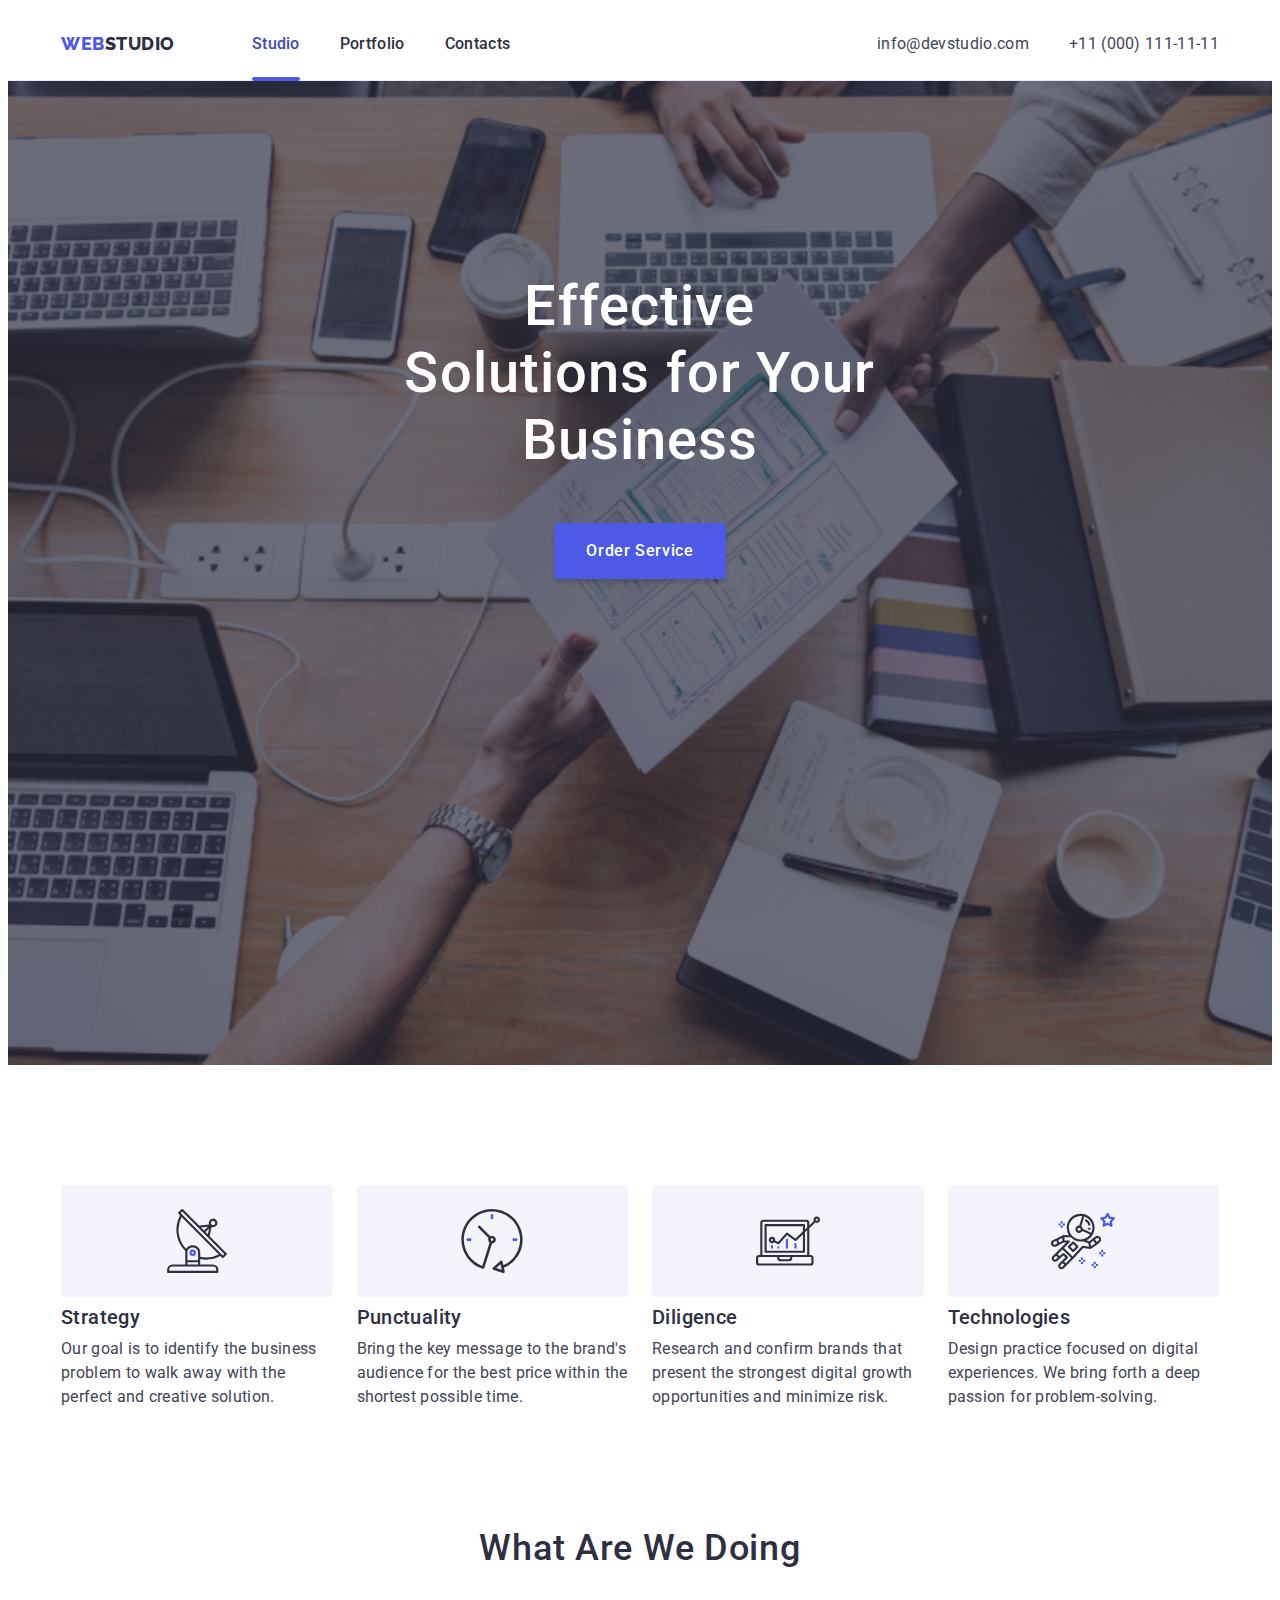
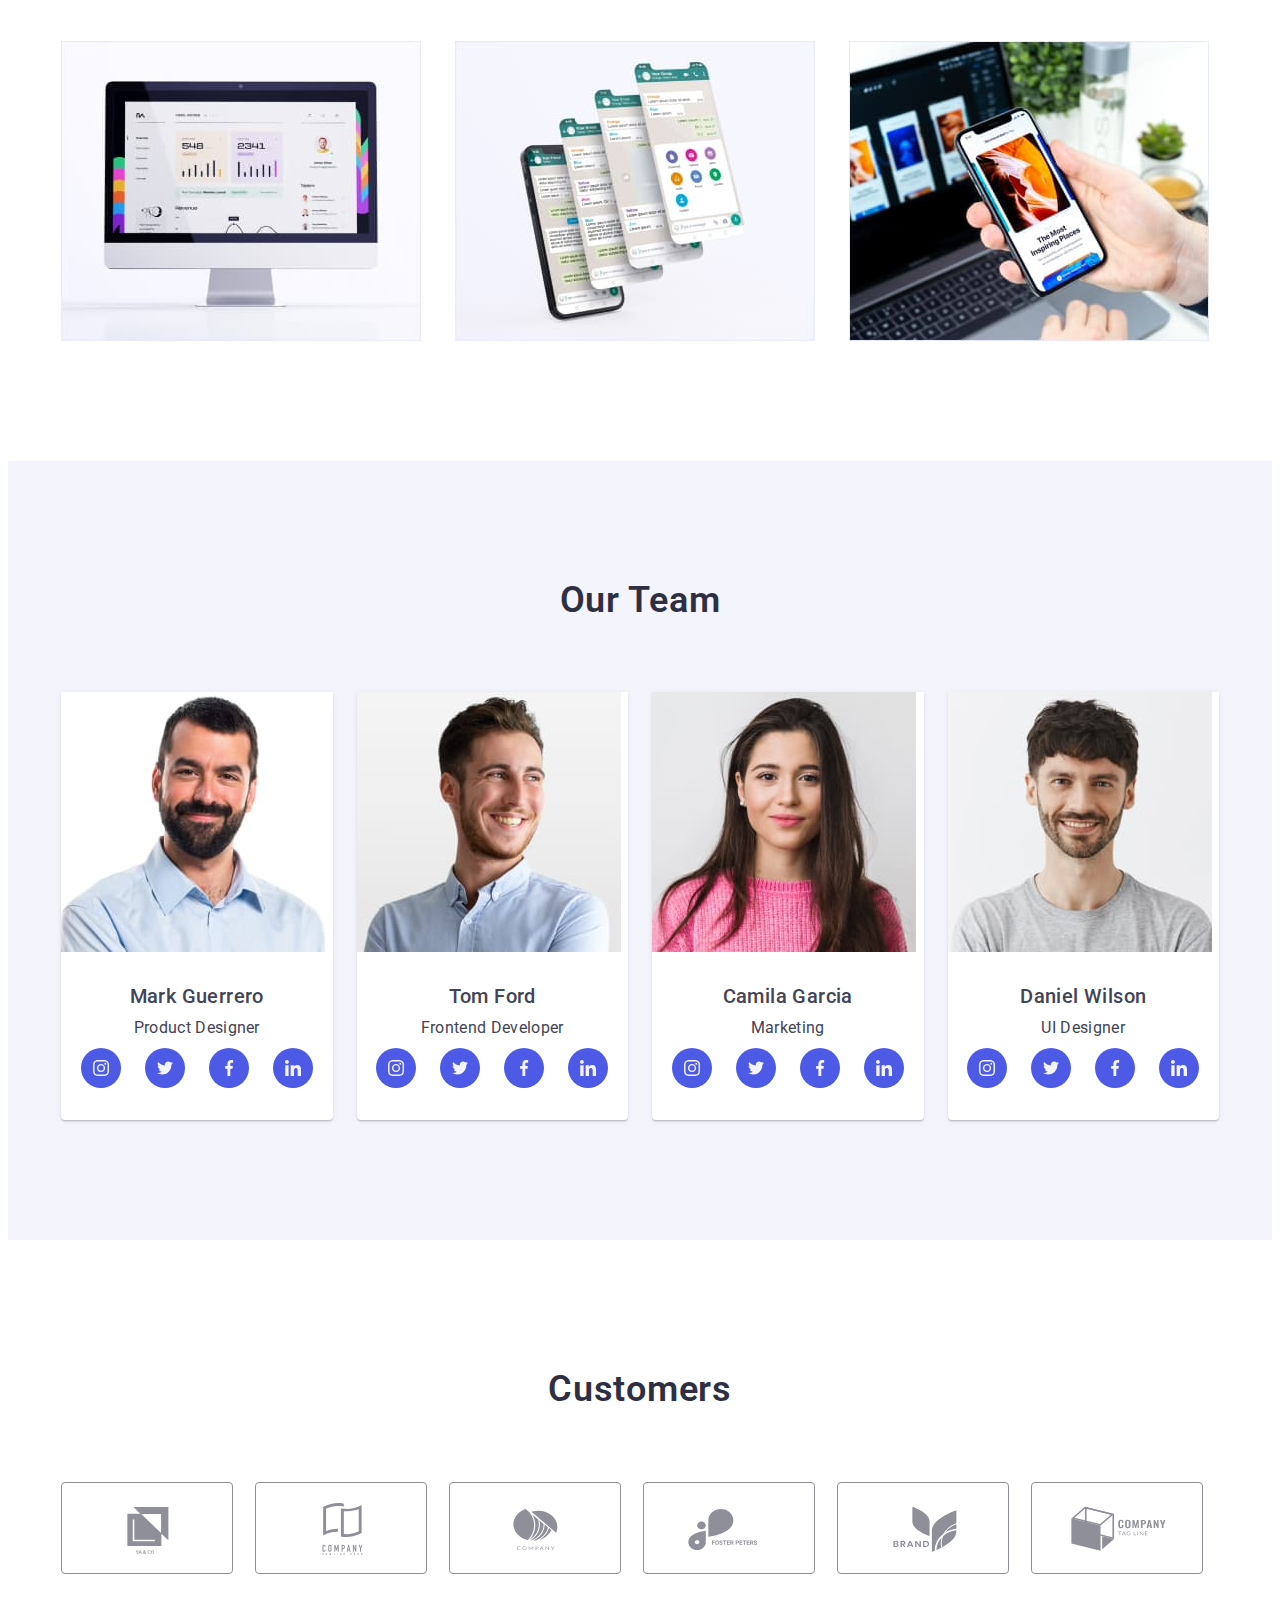
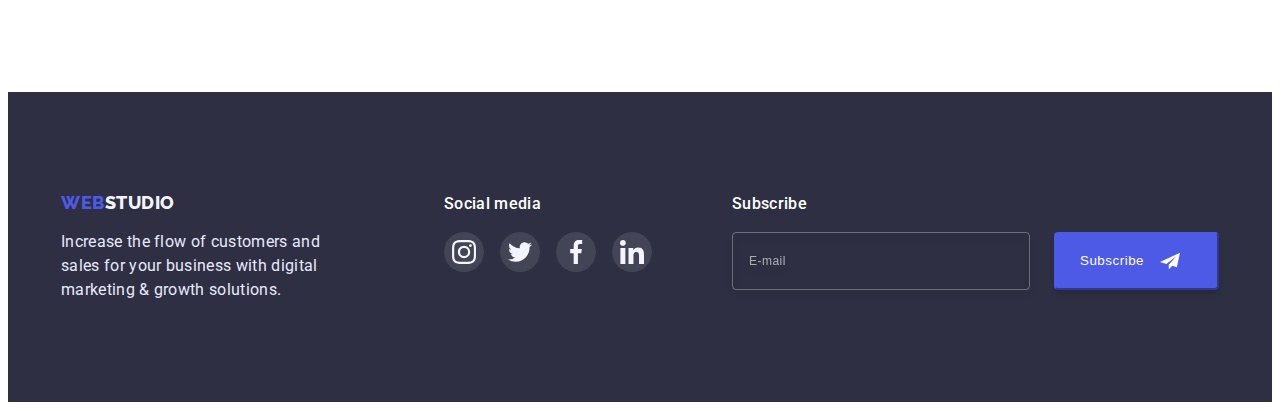
<file: index.html>
<!DOCTYPE html>
<html lang="en">
<head>
    <meta charset="UTF-8">
    <meta http-equiv="X-UA-Compatible" content="IE=edge">
    <meta name="viewport" content="width=device-width, initial-scale=1.0">
    <title>Document</title>
    <link rel="preconnect" href="https://fonts.googleapis.com">
<link rel="preconnect" href="https://fonts.gstatic.com" crossorigin>
<link href="https://fonts.googleapis.com/css2?family=Raleway:wght@800&family=Roboto:wght@400;500;700;900&display=swap" rel="stylesheet">
<link rel="stylesheet" href="https://cdnjs.cloudflare.com/ajax/libs/modern-normalize/1.1.0/modern-normalize.min.css" integrity="sha512-wpPYUAdjBVSE4KJnH1VR1HeZfpl1ub8YT/NKx4PuQ5NmX2tKuGu6U/JRp5y+Y8XG2tV+wKQpNHVUX03MfMFn9Q==" crossorigin="anonymous" referrerpolicy="no-referrer" />
<link rel="stylesheet" href="./css/styles.css">
</head>
<body>
    <header class="header">
        <div class="container header-container">
        <nav class="header-navigation">
            <a href="./index.html" class="header-logo link"><span class="logo-web">WEB</span><span class="logo-studio">STUDIO</span></a>
        <ul class="header-nav-list list">
            <li class="header-items"><a href="./index.html" class="header-link link current">Studio</a></li>
            <li class="header-items"><a href="./portfolio.html" class="header-link link">Portfolio</a></li>
            <li class="header-items"><a href="" class="header-link link">Contacts</a></li>
        </ul>
        </nav>
        <ul class="header-list list">
            <li class="header-contacts"><a href="mailto:info@devstudio.com" class="header-link-contacts link">info@devstudio.com</a></li>
            <li class="header-contacts"><a href="tel:+110001111111" class="header-link-contacts link">+11 (000) 111-11-11</a></li>
        </ul>
        </div>
    </header>
    <main>
    <section class="top">
        <div class="container">
        <h1 class="top-title">Effective Solutions 
            for Your Business</h1>
            <button type="button" class="top-btn" data-modal-open>Order Service</button>
        </div>
    </section>
    <section class="second">
      <div class="container"> 
    <ul class="second-list list"> 
        <li class="second-items">
            <div class="second-list-icon">
                <svg class="icon-img" width="264" height="112">
<use href="./img/icons.svg#icon-antenna"></use>
                </svg>
            </div> 
        <h3 class="second-title">Strategy</h3>
        <p class="second-text">Our goal is to identify the business problem to walk away with the perfect and creative solution.</p></li>
        <li class="second-items">
            <div class="second-list-icon">
                <svg class="icon-img" width="264" height="112">
<use href="./img/icons.svg#icon-clock"></use>
                </svg>
            </div> <h3 class="second-title">Punctuality</h3>
        <p class="second-text">Bring the key message to the brand's audience for the best price within the shortest possible time.</p></li>
        <li class="second-items">
            <div class="second-list-icon">
                <svg class="icon-img" width="264" height="112">
<use href="./img/icons.svg#icon-diagram"></use>
                </svg>
            </div> <h3 class="second-title">Diligence</h3>
        <p class="second-text">Research and confirm brands that present the strongest digital growth opportunities and minimize risk.</p></li>
        <li class="second-items">
            <div class="second-list-icon">
                <svg class="icon-img" width="264" height="112">
<use href="./img/icons.svg#icon-astronaut"></use>
                </svg>
            </div> <h3 class="second-title">Technologies</h3>
        <p class="second-text">Design practice focused on digital experiences. We bring forth a deep passion for problem-solving.</p></li>
    </ul>
    </div> 
    </section>
    <section class="third">
        <div class="container">
        <h2 class="third-title">What are we doing</h2>
        <ul class="third-list list">
            <li class="third-items"><img src="./img/img1.jpg" alt="laptop" width="360" height="300"></li>
            <li class="third-items"><img src="./img/img2.jpg" alt="massage" width="360" height="300"></li>
            <li class="third-items"><img src="./img/img3.jpg" alt="phone in hand" width="360" height="300"></li>
        </ul>
        </div>
    </section>
    <section class="team">
        <div class="container">
        <h2 class="team-title">Our Team</h2>
        <ul class="team-list list">
            <li class="team-items"><img src="./img/mark1.jpg" alt="man mark" width="264" height="260">
                <h3 class="team-after-title">Mark Guerrero</h3>
            <p class="team-after-text">Product Designer</p>
        <ul class="team-soc-list list">
            <li class="team-soc-items"><a href="" class="team-soc-link link">
               <svg class="team-soc-icon" width="16" height="16"> 
                    <use href="./img/icons.svg#icon-instagram"></use>
             </svg> 
            </a></li>
            <li class="team-soc-items"><a href="" class="team-soc-link link">
             <svg class="team-soc-icon" width="16" height="16"> 
                    <use href="./img/icons.svg#icon-twitter"></use>
             </svg>   
            </a></li>
            <li class="team-soc-items"><a href="" class="team-soc-link link">
              <svg class="team-soc-icon" width="16" height="16"> 
                    <use href="./img/icons.svg#icon-facebook"></use>
             </svg>  
            </a></li>
            <li class="team-soc-items"><a href="" class="team-soc-link link">
                <svg class="team-soc-icon" width="16" height="16"> 
                    <use href="./img/icons.svg#icon-linkedin"></use>
             </svg>
            </a></li>
        </ul>
        </li>    
            <li class="team-items"><img src="./img/tom2.jpg" alt="man tom" width="264" height="260">
                    <h3 class="team-after-title">Tom Ford</h3>
            <p class="team-after-text">Frontend Developer</p>
        <ul class="team-soc-list list">
            <li class="team-soc-items"><a href="" class="team-soc-link link">
             <svg class="team-soc-icon" width="16" height="16"> 
                    <use href="./img/icons.svg#icon-instagram"></use>
             </svg>   
            </a></li>
            <li class="team-soc-items"><a href="" class="team-soc-link link">
              <svg class="team-soc-icon" width="16" height="16"> 
                    <use href="./img/icons.svg#icon-twitter"></use>
             </svg>  
            </a></li>
            <li class="team-soc-items"><a href="" class="team-soc-link link">
              <svg class="team-soc-icon" width="16" height="16"> 
                    <use href="./img/icons.svg#icon-facebook"></use>
             </svg>  
            </a></li>
            <li class="team-soc-items"><a href="" class="team-soc-link link">
                <svg class="team-soc-icon" width="16" height="16"> 
                    <use href="./img/icons.svg#icon-linkedin"></use>
             </svg>
            </a></li>
        </ul>
        </li>  
            <li class="team-items"><img src="./img/camila3.jpg" alt="woman camila" width="264" height="260">
                    <h3 class="team-after-title">Camila Garcia</h3>
            <p class="team-after-text">Marketing</p>
        <ul class="team-soc-list list">
            <li class="team-soc-items"><a href="" class="team-soc-link link">
              <svg class="team-soc-icon" width="16" height="16"> 
                    <use href="./img/icons.svg#icon-instagram"></use>
             </svg>  
            </a></li>
            <li class="team-soc-items"><a href="" class="team-soc-link link">
              <svg class="team-soc-icon" width="16" height="16"> 
                    <use href="./img/icons.svg#icon-twitter"></use>
             </svg>  
            </a></li>
            <li class="team-soc-items"><a href="" class="team-soc-link link">
              <svg class="team-soc-icon" width="16" height="16"> 
                    <use href="./img/icons.svg#icon-facebook"></use>
             </svg>  
            </a></li>
            <li class="team-soc-items"><a href="" class="team-soc-link link">
                <svg class="team-soc-icon" width="16" height="16"> 
                    <use href="./img/icons.svg#icon-linkedin"></use>
             </svg>  
            </a></li>
        </ul>
        </li>
            <li class="team-items"><img src="./img/daniel4.jpg" alt="man daniel" width="264" height="260">
                    <h3 class="team-after-title">Daniel Wilson</h3>
            <p class="team-after-text">UI Designer</p>
        <ul class="team-soc-list list">
            <li class="team-soc-items"><a href="" class="team-soc-link link">
                <svg class="team-soc-icon" width="16" height="16"> 
                    <use href="./img/icons.svg#icon-instagram"></use>
             </svg>
            </a>
            </li>
            <li class="team-soc-items"><a href="" class="team-soc-link link">
                <svg class="team-soc-icon" width="16" height="16"> 
                    <use href="./img/icons.svg#icon-twitter"></use>
             </svg>
            </a>
            </li>
            <li class="team-soc-items"><a href="" class="team-soc-link link">
                <svg class="team-soc-icon" width="16" height="16"> 
                    <use href="./img/icons.svg#icon-facebook"></use>
             </svg>
            </a>
            </li>
            <li class="team-soc-items"><a href="" class="team-soc-link link">
                <svg class="team-soc-icon" width="16" height="16"> 
                    <use href="./img/icons.svg#icon-linkedin"></use>
             </svg>
            </a>
            </li>
        </ul>
        </li>           
        </ul>
        </div>
    </section>
    <section class="customers">
        <div class="container">
            <h2 class="customers-title">Customers</h2>
        <ul class="customers-list list">
            <li class="customers-items"><a href="" class="customers-link link">
                <svg class="customers-icon"  width="104" height="56">
                    <use href="./img/icons.svg#icon-Logo"></use>
                </svg>
            </a></li>
            <li class="customers-items"><a href="" class="customers-link link">
                <svg class="customers-icon"  width="104" height="56">
                    <use href="./img/icons.svg#icon-Logo-1"></use>
                </svg>
            </a></li>
            <li class="customers-items"><a href="" class="customers-link link">
                <svg class="customers-icon"  width="104" height="56">
                    <use href="./img/icons.svg#icon-Logo-2"></use>
                </svg>
            </a></li>
            <li class="customers-items"><a href="" class="customers-link link">
                <svg class="customers-icon"  width="104" height="56">
                    <use href="./img/icons.svg#icon-Logo-3"></use>
                </svg>
            </a></li>
            <li class="customers-items"><a href="" class="customers-link link">
                <svg class="customers-icon"  width="104" height="56">
                    <use href="./img/icons.svg#icon-Logo-4"></use>
                </svg>
            </a></li>
            <li class="customers-items"><a href="" class="customers-link link">
                <svg class="customers-icon"  width="104" height="56">
                    <use href="./img/icons.svg#icon-Logo-5"></use>
                </svg>
            </a></li>
        </ul>
        </div>
    </section>
</main>
    <footer class="footer">
        <div class="container footer-container">
            <div class="footer-information">
         <a href="./index.html" class="footer-logo link"><span class="footer-logo-web">WEB</span><span class="footer-logo-studio">STUDIO</span></a>
         <p class="footer-text">Increase the flow of customers and sales for your business with digital marketing & growth solutions.</p>
            </div>
        <div class="footer-soc">
            <h2 class="footer-soc-title">Social media</h2>
        <ul class="footer-soc-list list">
            <li class="footer-soc-items">
                <a href="" class="footer-soc-link link">
                    <svg class="footer-soc-icon" width="24" height="24">
                        <use href="./img/icons.svg#icon-instagram"></use>
                    </svg>
                </a>
            </li>
            <li class="footer-soc-items">
                <a href="" class="footer-soc-link link">
                    <svg class="footer-soc-icon" width="24" height="24">
                        <use href="./img/icons.svg#icon-twitter"></use>
                    </svg>
                </a>
            </li>
            <li class="footer-soc-items">
                <a href="" class="footer-soc-link link">
                    <svg class="footer-soc-icon" width="24" height="24">
                        <use href="./img/icons.svg#icon-facebook"></use>
                    </svg>
                </a>
            </li>
            <li class="footer-soc-items">
                <a href="" class="footer-soc-link link">
                    <svg class="footer-soc-icon" width="24" height="24">
                        <use href="./img/icons.svg#icon-linkedin"></use>
                    </svg>
                </a>
            </li>
        </ul>
        </div>
       <div class="footer-sub">
        <h2 class="footer-sub-title">Subscribe</h2>
        <form class="footer-sub-wrap">
            <label class="footer-sub-field">
                <input class="footer-sub-input" type="email" name="email" placeholder="E-mail" required/>
            </label>
        <button type="submit" class="footer-sub-btn">Subscribe <svg class="footer-sub-icon" width="20" height="24">
            <use href="./img/icons.svg#icon-Frame-3"></use>
        </svg></button>       
    </form> 
       </div>       
        </div>
    </footer>
        <div class="backdrop is-hidden" data-modal>
        <div class="modal">
            <button type="button" class="modal-close-btn" data-modal-close >
                 <svg class="modal-close-btn-icon" width="8" height="8">
            <use href="./img/icons.svg#icon-close"></use>
        </svg>
            </button>
            <p class="modal-title">Leave your contacts and we will call you back</p>
            <form class="modal-form">
                <label class="modal-form-field">
                    <p class="modal-form-desc">Name</p>
                    <span class="modal-form-wrap">
                    <input type="text" name="user-name" class="modal-form-input" required />
                <svg class="input-icon" width="18" height="18">
                    <use href="./img/icons.svg#icon-person"></use>
                </svg>
                </span>
                </label>
                <label class="modal-form-field">
                    <p class="modal-form-desc">Phone</p>
                    <span class="modal-form-wrap">
                    <input type="tel" name="user-phone" class="modal-form-input" required pattern="[0-9]{3}-[0-9]{3}-[0-9]{2}-[0-9]{2}" title="xxx-xxx-xx-xx"/>
                <svg class="input-icon" width="18" height="24">
                    <use href="./img/icons.svg#icon-phone"></use>
                </svg>
                    </span>    
            </label>
                <label class="modal-form-field">
                    <p class="modal-form-desc">Email</p>
                    <span class="modal-form-wrap">
                    <input type="email" name="user-email" class="modal-form-input" required />
                <svg class="input-icon" width="18" height="24">
                    <use href="./img/icons.svg#icon-email"></use>
                </svg>
            </span>    
            </label>
                <label class="modal-form-field"> 
                    <span class="modal-form-desc">Comment</span>
                    <textarea name="user-message" class="modal-form-message" placeholder="Text input"></textarea>
                </label>
                <input id="user-policy" type="checkbox" name="user-policy" class="modal-form-check visually-hidden" />
                <label for="user-policy" class="modal-form-check-desc"
                ><span class="check-box">
                    <svg class="check-icon" width="10" height="8">
                    <use href="./img/icons.svg#icon-Vector-4"></use>
                </svg>
                </span>&nbsp; I accept the terms and conditions of the&nbsp; <a href="" class="check-link">Privacy Policy</a> 
                </label>
                <button type="submit" class="modal-form-submit">Send</button>
            </form>
        </div>
    </div>

    <script src="./js/modal.js"></script>
</body>
</html>
</file>
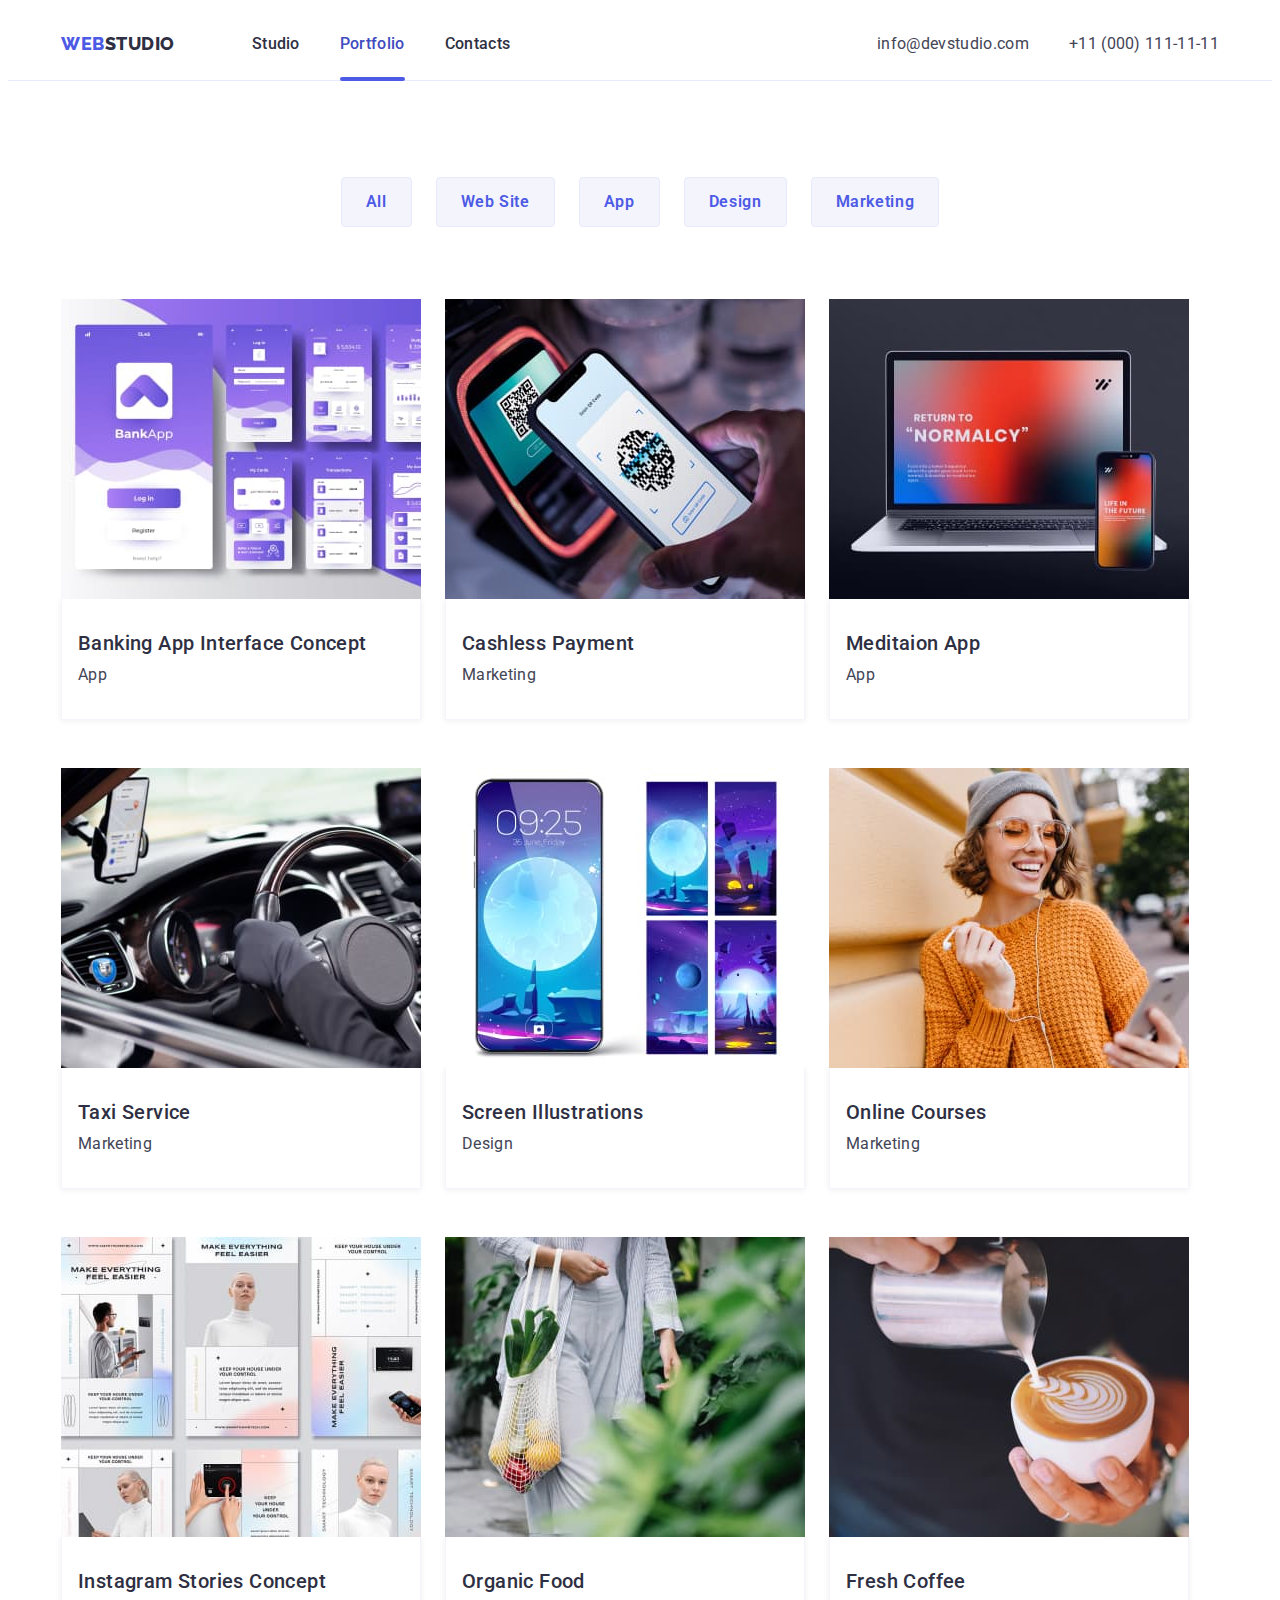
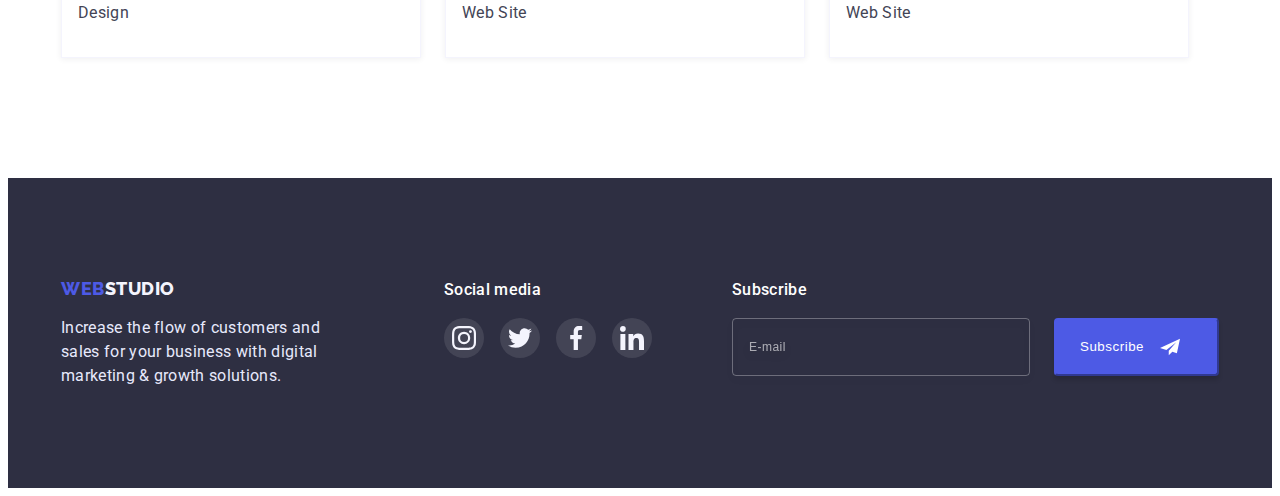
<file: portfolio.html>
<!DOCTYPE html>
<html lang="en">
<head>
    <meta charset="UTF-8">
    <meta http-equiv="X-UA-Compatible" content="IE=edge">
    <meta name="viewport" content="width=device-width, initial-scale=1.0">
    <title>Document</title>
    <link rel="preconnect" href="https://fonts.googleapis.com">
<link rel="preconnect" href="https://fonts.gstatic.com" crossorigin>
<link href="https://fonts.googleapis.com/css2?family=Raleway:wght@800&family=Roboto:wght@400;500;700;900&display=swap" rel="stylesheet">
    <link rel="stylesheet" href="https://cdnjs.cloudflare.com/ajax/libs/modern-normalize/1.1.0/modern-normalize.min.css" integrity="sha512-wpPYUAdjBVSE4KJnH1VR1HeZfpl1ub8YT/NKx4PuQ5NmX2tKuGu6U/JRp5y+Y8XG2tV+wKQpNHVUX03MfMFn9Q==" crossorigin="anonymous" referrerpolicy="no-referrer" />
<link rel="stylesheet" href="./css/styles.css">
</head>
<body>
    <header class="header">
        <div class="container header-container"> 
        <nav class="header-navigation">
            <a href="./index.html" class="header-logo link"><span class="logo-web">WEB</span><span class="logo-studio">STUDIO</span></a>
        <ul class="header-nav-list list">
            <li class="header-items"><a href="./index.html" class="header-link link">Studio</a></li>
            <li class="header-items"><a href="./portfolio.html" class="header-link link current">Portfolio</a></li>
            <li class="header-items"><a href="" class="header-link link">Contacts</a></li>
        </ul>
        </nav>
        <ul class="header-list list">
            <li class="header-contacts"><a href="mailto:info@devstudio.com" class="header-link-contacts link">info@devstudio.com</a></li>
            <li class="header-contacts"><a href="tel:+110001111111" class="header-link-contacts link">+11 (000) 111-11-11</a></li>
        </ul>
        </div>
    </header>
    <main>
        <section class="about">
            <div class="container">
            <h2 class="about-title-visually-hidden">Button </h2>
            <ul class="about-list list">
                <li class="about-items"><button type="button" class="about-btn">All</button></li>
                <li class="about-items"><button type="button" class="about-btn">Web Site</button></li>
                <li class="about-items"><button type="button" class="about-btn">App</button></li>
                <li class="about-items"><button type="button" class="about-btn">Design</button></li>
                <li class="about-items"><button type="button" class="about-btn">Marketing</button></li>
            </ul>
           <ul class="about-picture-list list">
            <li class="about-picture-items">
                <a href="" class="about-picture-link link">
                    <div class="about-img-overlay">
                    <img src="./img/img_1.jpg" alt="phones with app" width="360" height="300">
                    <p class="overlay">14 Stylish and User-Friendly App Design Concepts · Task Manager App · Calorie Tracker App · Exotic Fruit Ecommerce App · Cloud Storage App</p>
                    </div>
                    <div class="about-wrap">
                    <h3 class="about-picture-title">Banking App Interface Concept</h3>
                    <p class="about-picture-text">App</p>
                </div>
                </a>
            </li>
            <li class="about-picture-items">
                <a href="" class="about-picture-link link">
                    <div class="about-img-overlay">
                    <img src="./img/img_2.jpg" alt="cashless payment with phone" width="360" height="300">
                    <p class="overlay">14 Stylish and User-Friendly App Design Concepts · Task Manager App · Calorie Tracker App · Exotic Fruit Ecommerce App · Cloud Storage App</p>
                    </div>
                    <div class="about-wrap">
                    <h3 class="about-picture-title">Cashless Payment</h3>
                    <p class="about-picture-text">Marketing</p>
                </div>
                </a>
            </li>
            <li class="about-picture-items">
                <a href="" class="about-picture-link link">
                   <div class="about-img-overlay">
                    <img src="./img/img_3.jpg" alt="phone with notebook" width="360" height="300">
                    <p class="overlay">14 Stylish and User-Friendly App Design Concepts · Task Manager App · Calorie Tracker App · Exotic Fruit Ecommerce App · Cloud Storage App</p>
                    </div>
                    <div class="about-wrap">
                    <h3 class="about-picture-title">Meditaion App</h3>
                    <p class="about-picture-text">App</p>
                </div>
                </a>
            </li>
            <li class="about-picture items">
                <a href="" class="about-picture-link link">
                    <div class="about-img-overlay">
                    <img src="./img/img_4.jpg" alt="auto with navigatoin" width="360" height="300">
                    <p class="overlay">14 Stylish and User-Friendly App Design Concepts · Task Manager App · Calorie Tracker App · Exotic Fruit Ecommerce App · Cloud Storage App</p>
                    </div>
                    <div class="about-wrap">
                    <h3 class="about-picture-title">Taxi Service</h3>
                    <p class="about-picture-text">Marketing</p>
                </div>
                </a>
            </li>
            <li class="about-picture-items">
                <a href="" class="about-picture-link link">
                    <div class="about-img-overlay">
                    <img src="./img/img_5.jpg" alt="screen with illustrations moon" width="360" height="300">
                    <p class="overlay">14 Stylish and User-Friendly App Design Concepts · Task Manager App · Calorie Tracker App · Exotic Fruit Ecommerce App · Cloud Storage App</p>
                    </div>
                    <div class="about-wrap">
                    <h3 class="about-picture-title">Screen Illustrations</h3>
                    <p class="about-picture-text">Design</p>
                </div>
                </a>
            </li>
            <li class="about-picture-items">
                <a href="" class="about-picture-link link">
                    <div class="about-img-overlay">
                    <img src="./img/img_6.jpg" alt="girl smiling" width="360" height="300">
                    <p class="overlay">14 Stylish and User-Friendly App Design Concepts · Task Manager App · Calorie Tracker App · Exotic Fruit Ecommerce App · Cloud Storage App</p>
                    </div>
                    <div class="about-wrap">
                    <h3 class="about-picture-title">Online Courses</h3>
                    <p class="about-picture-text">Marketing</p>
                    </div>
                </a>
            </li>
            <li class="about-picture-items">
                <a href="" class="about-picture-link link">
                    <div class="about-img-overlay">
                    <img src="./img/img_7.jpg" alt="desing of instagram store" width="360" height="300">
                    <p class="overlay">14 Stylish and User-Friendly App Design Concepts · Task Manager App · Calorie Tracker App · Exotic Fruit Ecommerce App · Cloud Storage App</p>
                    </div>
                    <div class="about-wrap">
                    <h3 class="about-picture-title">Instagram Stories Concept</h3>
                    <p class="about-picture-text">Design</p>
                    </div>
                </a>
            </li>
            <li class="about-picture-items">
                <a href="" class="about-picture-link link">
                    <div class="about-img-overlay">
                    <img src="./img/img_8.jpg" alt="some fruits in bag" width="360" height="300">
                    <p class="overlay">14 Stylish and User-Friendly App Design Concepts · Task Manager App · Calorie Tracker App · Exotic Fruit Ecommerce App · Cloud Storage App</p>
                    </div>
                    <div class="about-wrap">
                    <h3 class="about-picture-title">Organic Food</h3>
                    <p class="about-picture-text">Web Site</p>
                    </div>
                </a>
            </li>
            <li class="about-picture-items">
                <a href="" class="about-picture-link link">
                    <div class="about-img-overlay">
                    <img src="./img/img_9.jpg" alt="coffe in cup" width="360" height="300">
                    <p class="overlay">14 Stylish and User-Friendly App Design Concepts · Task Manager App · Calorie Tracker App · Exotic Fruit Ecommerce App · Cloud Storage App</p>
                    </div>
                    <div class="about-wrap">
                    <h3 class="about-picture-title">Fresh Coffee</h3>
                    <p class="about-picture-text">Web Site</p>
                    </div>
                </a>
            </li>
           </ul>
        </div>
        </section>
    </main>
 <footer class="footer">
        <div class="container footer-container">
            <div class="footer-information">
         <a href="./index.html" class="footer-logo link"><span class="footer-logo-web">WEB</span><span class="footer-logo-studio">STUDIO</span></a>
         <p class="footer-text">Increase the flow of customers and sales for your business with digital marketing & growth solutions.</p>
            </div>
        <div class="footer-soc">
            <h2 class="footer-soc-title">Social media</h2>
        <ul class="footer-soc-list list">
            <li class="footer-soc-items">
                <a href="" class="footer-soc-link link">
                    <svg class="footer-soc-icon" width="24" height="24">
                        <use href="./img/icons.svg#icon-instagram"></use>
                    </svg>
                </a>
            </li>
            <li class="footer-soc-items">
                <a href="" class="footer-soc-link link">
                    <svg class="footer-soc-icon" width="24" height="24">
                        <use href="./img/icons.svg#icon-twitter"></use>
                    </svg>
                </a>
            </li>
            <li class="footer-soc-items">
                <a href="" class="footer-soc-link link">
                    <svg class="footer-soc-icon" width="24" height="24">
                        <use href="./img/icons.svg#icon-facebook"></use>
                    </svg>
                </a>
            </li>
            <li class="footer-soc-items">
                <a href="" class="footer-soc-link link">
                    <svg class="footer-soc-icon" width="24" height="24">
                        <use href="./img/icons.svg#icon-linkedin"></use>
                    </svg>
                </a>
            </li>
        </ul>
        </div>
        <div class="footer-sub">
            <h2 class="footer-sub-title">Subscribe</h2>
            <form class="footer-sub-wrap">
                <label class="footer-sub-field">
                    <input class="footer-sub-input" type="email" name="email" placeholder="E-mail" required/>
                </label>
            <button type="submit" class="footer-sub-btn">Subscribe <svg class="footer-sub-icon" width="20" height="24">
                <use href="./img/icons.svg#icon-Frame-3"></use>
            </svg></button>       
            </form>
        </div>
        </div>
    </footer>
</body>
</html>
</file>
<file: css/styles.css>
:root {
    --text-color:#434455;
    --background-color: #FFFFFF;
    --accent-color: #4D5AE5
}

p,
h1,
h2,
h3,
h4,
h5,
h6 {
        margin: 0;
}

ul {
        margin: 0;
        padding-left: 0;
}

img {
        display: block;
        max-width: 100%;
        height: auto;
}

body {
    font-family: 'Roboto', sans-serif;
    color: #2E2F42;
    background: #FFFFFF;
}

.list {
    list-style: none;
}

.link {
    text-decoration: none;
}

.container {
        width: 1158px;
        padding-left: 15px;
        padding-right: 15px;
        margin: 0 auto;
}

.visually-hidden {
        position: absolute;
        width: 1px;
        height: 1px;
        margin: -1px;
        border: 0;
        padding: 0;
        white-space: nowrap;
        clip-path: inset(100%);
        clip: rect(0 0 0 0);
        overflow: hidden;
      }

/* --------------HEADER--------------- */
.header {
        padding-top: 24px;
        padding-bottom: 24px;
        border-bottom: 1px solid #e7e9fc;
}

.header-container {
        display: flex;
        align-items: center;
}

.header-navigation {
        display: flex;
        align-items: center;
        margin-right: auto;
}

.logo-web {
    font-family: 'Raleway';
        font-style: normal;
        font-weight: 800;
        font-size: 18px;
        line-height: 1.3;
        letter-spacing: 0.03em;
        text-transform: uppercase;
        color: #4D5AE5;

}

.logo-studio {
    font-family: 'Raleway';
        font-style: normal;
        font-weight: 800;
        font-size: 18px;
        line-height: 1.3;
        letter-spacing: 0.03em;
        text-transform: uppercase;
        color:#2E2F42
        
}

.header-nav-list {
        display: flex;
        gap: 40px;
        margin-left: 77px;
}

.header-list {
        display: flex;
        gap: 40px;
}

.header-items {
}

.header-link {
        font-weight: 500;
        font-size: 16px;
        line-height: 1.5;
        letter-spacing: 0.02em;
        color: #2E2F42;
        transition: color 250ms cubic-bezier(0.4, 0, 0.2, 1);
        position: relative;
}

.header-link.current {
        color: #404BBF;
}

.header-link.current::after {
        display: block;
        content: "";
        position: absolute;
        width: 100%;
        height: 4px;
        background-color: #4D5AE5;
        border-radius: 2px;
        left: 0;
        bottom: -28px;
}

.header-link:hover,
.header-link:focus {
    color: #434455;
}

.header-contacts {
        display: flex;
        gap: 40px;
}

.header-link-contacts {
        font-weight: 400;
        font-size: 16px;
        line-height: 1.5;
        letter-spacing: 0.02em;
        color: #434455;
        transition: color 250ms cubic-bezier(0.4, 0, 0.2, 1);
}

.header-link-contacts:hover,
.header-link-contacts:focus {
    color: var(--accent-color);
}

/* ------------- MAIN----------*/
/* -----------TOP SECTION---------- */
.top {
    max-width: 1440px;
    height: 600px;
    margin-left: auto;
    margin-right: auto;
    background: #2E2F42;
    background-image: linear-gradient(
    rgba(46, 47, 66, 0.7),
    rgba(46, 47, 66, 0.7)),
    url(../img/Main-bg.jpg);
    background-position: center;
    background-repeat: no-repeat;
    background-size: cover;
    text-align: center;
    padding-top: 192px;
    padding-bottom: 192px;
}

.top-title {
        font-weight: 500;
        font-size: 56px;
        max-width: 492px;
        line-height: 1.2;
        letter-spacing: 0.02em;
        color: #FFFFFF;
        margin-bottom: 48px;
        margin-left: auto;
        margin-right: auto;
}

.top-btn {
        font-family: inherit;
        font-weight: 500;
        font-size: 16px;
        line-height: 1.5;
        letter-spacing: 0.04em;
        color: #FFFFFF;
        cursor: pointer;
        padding: 16px 32px;
        background-color: #4D5AE5;
        border: #4D5AE5;
        border-radius: 4px;
        box-shadow: 0px 4px 4px rgba(0, 0, 0, 0.15);
        transition: background-color 250ms cubic-bezier(0.4, 0, 0.2, 1), box-shadow 250ms cubic-bezier(0.4, 0, 0.2, 1);
}

.top-btn:hover,
.top-btn:focus {
        background-color: #404BBF;
        box-shadow: 0px 1px 6px rgba(46, 47, 66, 0.08),
                        0px 1px 1px rgba(46, 47, 66, 0.16), 0px 2px 1px rgba(46, 47, 66, 0.08);

}


/* ------------- MAIN----------*/
/* -----------SECOND SECTION---------- */

.second {
        padding-top: 120px;
        padding-bottom: 120px;
}

.second-list {
        display: flex;
        gap: 24px;
}

.second-items-img {
        flex-basis: calc((100 % - 3 * 24) / 4);
}

.second-list-icon {
        display: flex;
        align-items: center;
        justify-content: center;
        margin-bottom: 8px;
        background-color: #f4f4fd;
        border-radius: 4px; 
        height: 112px;
}

.icon-img {
        width: 64px;
        height: 64px;
}

.second-items {
        width: calc((100% - 72px) / 4);
}

.second-title {
        font-weight: 500;
        font-size: 20px;
        line-height: 1.2;
        letter-spacing: 0.02em;
        color: #2E2F42;
        margin-bottom: 8px;
}

.second-text {
        font-weight: 400;
        font-size: 16px;
        line-height: 1.5;
        letter-spacing: 0.02em;
        color: var(--text-color);
}
/* ------------- MAIN----------*/
/* ----------- THIRD SECTION---------- */
.third {
        padding-bottom: 120px;
}

.third-title {
        font-weight: 500;
        font-size: 36px;
        line-height: 1.1;
        text-align: center;
        letter-spacing: 0.02em;
        text-transform: capitalize;
        color: #2E2F42;
        margin-bottom: 72px;
}

.third-list {
        display: flex;
        gap: 24px;
}

.third-items {
        width: calc((100% - 48px) / 3);
}

/* ----------- TEAM SECTION---------- */
.team {
        background: #F4F4FD;
        padding-bottom: 120px;
        padding-top: 120px;
}

.team-title {
        font-weight: 600;
        font-size: 36px;
        line-height: 1.1;
        text-align: center;
        letter-spacing: 0.02em;
        text-transform: capitalize;
        color: #2E2F42;
        margin-bottom: 72px;
}

.team-list {
        display: flex;
        gap: 24px;
}

.team-items {
        background: var(--background-color);
                box-shadow: 0px 1px 6px rgba(46, 47, 66, 0.08), 0px 1px 1px rgba(46, 47, 66, 0.16), 0px 2px 1px rgba(46, 47, 66, 0.08);
                border-radius: 0px 0px 4px 4px;
        width: calc((100% - 72px) / 4);
}

.team-after-title {
        font-weight: 500;
        font-size: 20px;
        line-height: 1.2;
        text-align: center;
        letter-spacing: 0.02em;
        color: var(--text-color);
        margin-bottom: 8px;
        margin-top: 32px;
}

.team-after-text {
        font-weight: 400;
        font-size: 16px;
        line-height: 1.5;
        text-align: center;
        letter-spacing: 0.02em;
        color: var(--text-color);
        margin-bottom: 8px;
}

.team-soc-list {
        display: flex;
        justify-content: center;
        gap: 24px;
        margin-bottom: 32px;
}

.team-soc-items {
        width: calc((100% - 24 * 3) / 4);
        width: 40px;
        height: 40px;
}

.team-soc-link {
        width: 100%;
        height: 100%;
        background-color: #4D5AE5;
        border-radius: 50%;
        display: flex;
        align-items: center;
        justify-content: center;
        transition: background-color 250ms cubic-bezier(0.4, 0, 0.2, 1);
}

.team-soc-link:hover,
.team-soc-link:focus {
        background-color: #404BBF;
}

.team-soc-icon {
        fill: #F4F4FD;
}




/*--------CUSTOMERS-------*/

.customers {
        background-color: #FFFFFF;
        padding-top: 130px;
        padding-bottom: 120px;
}
.customers-title {
        font-family: 'Roboto';
        font-weight: 600;
        font-size: 36px;
        line-height: 1.1;
        text-align: center;
        letter-spacing: 0.02em;
        text-transform: capitalize;
        color: #2E2F42;
        margin-bottom: 72px;
}
.customers-list {
        display: flex;
        gap: 24px;
}

.customers-items {
        width: calc((100% - 24 * 5) / 6);
        height: 90px;
        width: 170px;

}
.customers-link {
        width: 100%;
        height: 100%;
        border: 1px solid #8E8F99;
        border-radius: 4px;
        display: flex;
        align-items: center;
        justify-content: center;
        transition: border-color 250ms cubic-bezier(0.4, 0, 0.2, 1);
        
}

.customers-link:hover,
.customers-link:focus {
        border-color: var(--accent-color);
        
}

.customers-icon {
        fill: #8E8F99;
        transition: fill 250ms cubic-bezier(0.4, 0, 0.2, 1);
}

.customers-link:hover .customers-icon, 
.customers-link:focus .customers-icon {
        fill: var(--accent-color);
}

/* ----------- ABOUT---------- */
.about {
        padding-top: 96px;
        padding-bottom: 120px;
}

.about-title-visually-hidden {
        position: absolute;
        white-space: nowrap;
        width: 1px;
        height: 1px;
        overflow: hidden;
        border: 0;
        padding: 0;
        clip: rect(0 0 0 0);
        clip-path: inset(50%);
        margin: -1px;
}

.about-list {
        display: flex;
        justify-content: center;
        gap: 24px;
        margin-bottom: 72px;
}

.about-items {}

.about-btn {
        font-family: inherit;
        font-weight: 600;
        font-size: 16px;
        line-height: 1.5;
        display: flex;
        transition: background-color 250ms cubic-bezier(0.4, 0, 0.2, 1), 
        color 250ms cubic-bezier(0.4, 0, 0.2, 1), 
        box-shadow 250ms cubic-bezier(0.4, 0, 0.2, 1), 
        border 250ms cubic-bezier(0.4, 0, 0.2, 1);
        align-items: center;
        text-align: center;
        letter-spacing: 0.04em;
        padding: 12px 24px;
        color: #4D5AE5;
        cursor: pointer;
        border: 1px solid #E7E9FC;
        border-radius: 4px;
        background: #F4F4FD
        
}

.about-btn:hover,
.about-btn:focus {
    background-color: #404BBF;
    color:#FFFFFF;
    box-shadow: 0px 3px 1px rgba(0, 0, 0, 0.1), 0px 2px 1px rgba(0, 0, 0, 0.08), 0px 2px 2px rgba(0, 0, 0, 0.12);
    border: 1px solid #404BBF
}


.about-picture-list {
        display: flex;
        flex-wrap: wrap;
        row-gap: 48px;
        column-gap: 24px;
        
}

.about-picture-items {
        width: calc((100% - 48) / 3);
        transition: box-shadow 250ms cubic-bezier(0.4, 0, 0.2, 1);        
}

.about-picture-items:hover,
.about-picture-items:focus {
        box-shadow: 0px 1px 6px rgba(46, 47, 66, 0.08);
}

.about-picture-link {
        display: block;
}

.about-img-overlay {
        position: relative;
        overflow: hidden;
}

.overlay {
        position: absolute;
        left: 0;
        top: 0;
        width: 100%;
        height: 100%;
        transform: translate(0, 100%);
        transition: transform 250ms cubic-bezier(0.4, 0, 0.2, 1);
        color: #F4F4FD;
        content: "";
        background-color: rgba(70, 70, 230, 0.8);
        padding-top: 40px;
        padding-left: 32px;
        padding-right: 32px;

}

.about-picture-link:hover .overlay,
.about-picture-link:focus .overlay {
        transform: translate(0, 0);
}

.about-wrap {
        padding: 32px 16px;
        border: 0.5px solid #F4F4FD;
        box-shadow: 0px 1px 6px rgba(46, 47, 66, 0.08);
        border-top: none;
}
.about-picture-title {
        font-weight: 500;
        font-size: 20px;
        line-height: 1.2;
        letter-spacing: 0.02em;
        color: #2E2F42;
        margin-bottom: 8px;
}

.about-picture-text {
    font-family: 'Roboto';
        font-style: normal;
        font-weight: 400;
        font-size: 16px;
        line-height: 1.5;
        letter-spacing: 0.02em;
        color: var(--text-color);
}

/* ----------- FOOTER---------- */
.footer {
    background: #2E2F42;
    padding-top: 100px;
    padding-bottom: 100px;
}

.footer-container {
    display: flex;
    align-items: baseline;
}

.footer-information {
    width: 264px;
    margin-right: 120px; 
}

.footer-logo-web {
        font-family: 'Raleway';
        font-style: normal;
        font-weight: 800;
        font-size: 18px;
        line-height: 1.16;
        letter-spacing: 0.03em;
        text-transform: uppercase;
        color: #4D5AE5;
}

.footer-logo-studio {
        font-family: 'Raleway';
        font-style: normal;
        font-weight: 800;
        font-size: 18px;
        line-height: 1.16;
        letter-spacing: 0.03em;
        text-transform: uppercase;
        color: #F4F4FD;
}

.footer-text {
        font-weight: 400;
        font-size: 16px;
        line-height: 1.5;
        letter-spacing: 0.02em;
        color: #E7E9FC;
        max-width: 264px;
        margin-top: 16px;
}

.footer-soc-title {
        font-family: 'Roboto';
        font-style: normal;
        font-weight: 500;
        font-size: 16px;
        line-height: 1.5;
        letter-spacing: 0.02em;
        color: #FFFFFF;
        margin-bottom: 16px;
}

.footer-soc-list {
        display: flex;
        align-items: center;
        gap: 16px;
}

.footer-soc-items {
        width: calc((100% - 16 * 3) / 4);
        width: 40px;
        height: 40px;
}

.footer-soc-link {
        width: 100%;
        height: 100%;
        border-radius: 50%;
        display: flex;
        align-items: center;
        justify-content: center;
        background-color: rgba(255, 255, 255, 0.1);
        transition: background-color 250ms cubic-bezier(0.4, 0, 0.2, 1);
}

.footer-soc-link:hover,
.footer-soc-link:focus {
        background-color: #31D0AA;;
}
.footer-soc-icon {
        fill: #F4F4FD;
}

.footer-sub {
        margin-left: 80px;
        
}
.footer-sub-title {
        font-family: 'Roboto';
        font-style: normal;
        font-weight: 500;
        font-size: 16px;
        line-height: 1.5;
        letter-spacing: 0.02em;
        color: #FFFFFF;
        margin-bottom: 16px;
}

.footer-sub-wrap {
        display: flex;
        flex-direction: row;
        gap: 24px;
}
.footer-sub-field {
}

.footer-sub-input {
        width: 264px;
        height: 40px;
        padding: 8px 16px;
        font-size: 12px;
        line-height: 2;
        letter-spacing: 0.04em;
        color: rgba(255, 255, 255);
        border: 1px solid rgba(255, 255, 255, 0.3);
        filter: drop-shadow(0px 4px 4px rgba(0, 0, 0, 0.15));
        border-radius: 4px;
        background-color: transparent;
        transition: border 250ms cubic-bezier(0.4, 0, 0.2, 1);

}

.footer-sub-input:focus {
        outline: none;
        border: 1px solid var(--accent-color);
}

.footer-sub-input::placeholder {
        font-size: 12px;
        line-height: 2;
        letter-spacing: 0.04em;
        color: rgba(255, 255, 255, 0.6);
      }

.footer-sub-btn {
        display: inline-flex;
        cursor: pointer;
        padding: 8px 24px;
        min-width: 165px;
        text-align: center;
        align-items: center;
        font-weight: 500;
        line-height: 1.5;
        letter-spacing: 0.04em;
        color: #FFFFFF;
        background-color: var(--accent-color);
        box-shadow: 0px 4px 4px rgba(0, 0, 0, 0.15);
        border-radius: 4px;
        border-color: var(--accent-color);
        transition: background-color 250ms cubic-bezier(0.4, 0, 0.2, 1), box-shadow 250ms cubic-bezier(0.4, 0, 0.2, 1);
        
}
.footer-sub-btn:hover,
.footer-sub-btn:focus {
        background-color: #404BBF;
        box-shadow:  0px 1px 6px rgba(46, 47, 66, 0.08), 0px 1px 1px rgba(46, 47, 66, 0.16), 0px 2px 1px rgba(46, 47, 66, 0.08);
}

.footer-sub-icon {
        fill: #FFFFFF;
        margin-left: 16px;
}


/*---------Modal------*/
.backdrop {
        position: fixed;
        top: 0;
        left: 0;
        width: 100%;
        height: 100%;
        background-color: rgba(46, 47, 66, 0.4);
        transition: opacity 250ms cubic-bezier(0.4, 0, 0.2, 1), visibility 250ms cubic-bezier(0.4, 0, 0.2, 1);
}

.backdrop.is-hidden {
        opacity: 0;
        visibility: hidden;
        pointer-events: none;
}

.modal {
        position: absolute;
        top: 50%;
        left: 50%;
        transform: translate(-50%, -50%);
        width: 408px;
        height: 584px;
        background-color: #FCFCFC;
        box-shadow: 0px 1px 1px rgba(0, 0, 0, 0.14), 0px 1px 3px rgba(0, 0, 0, 0.12), 0px 2px 1px rgba(0, 0, 0, 0.2);
        border-radius: 4px;
        padding: 24px;
}

.modal-close-btn {
        display: flex;
        margin-left: auto;
        justify-content: center;
        align-items: center;
        cursor: pointer;
        padding: 0;
        width: 24px;
        height: 24px;
        border-radius: 50%;
        background-color: #E7E9FC;
        border: 1px solid rgba(0, 0, 0, 0.1);
        transition: background-color 250ms cubic-bezier(0.4, 0, 0.2, 1) fill 250ms cubic-bezier(0.4, 0, 0.2, 1); 
}

.modal-close-btn:hover,
.modal-close-btn:focus {
        background-color: #404BBF;
        fill: #FFFFFF;
        outline: transparent;
}
.modal-title {
        font-family: 'Roboto';
        font-style: normal;
        font-weight: 500;
        font-size: 16px;
        line-height: 1.5;
        text-align: center;
        letter-spacing: 0.02em;
        color: #2E2F42;
        margin-top: 12px;
        margin-bottom: 14px;
}

.modal-form {
        display: flex;
        flex-direction: column;
}

.modal-form-field {
        margin-bottom: 8px;
}

.modal-form-desc {
        font-family: 'Roboto';
        font-style: normal;
        font-weight: 400;
        font-size: 12px;
        line-height: 1.33;
        letter-spacing: 0.04em;
        color: #8E8F99;
        margin-bottom: 4px;
}

.modal-form-wrap {
        position: relative;
}

.modal-form-input {
        width: 100%;
        height: 40px;
        border: 1px solid rgba(33, 33, 33, 0.2);
        border-radius: 4px;
        padding-left: 38px;
        background: #FCFCFC;
        transition: border 250ms cubic-bezier(0.4, 0, 0.2, 1);
}

.modal-form-input:focus {
        outline: none;
        border: 1px solid #4D5AE5;

}

.input-icon {
        position: absolute;
        top: 50%;
        left: 16px;
        transform: translateY(-50%);
        fill: #2E2F42;
        transition: fill 250ms cubic-bezier(0.4, 0, 0.2, 1);
        
}

.modal-form-input:focus +.input-icon {
        fill: var(--accent-color);

}

.modal-form-message {
        margin-top: 4px;
        width: 100%;
        height: 120px;
        border: 1px solid rgba(33, 33, 33, 0.2);
        border-radius: 4px;
        font-family: 'Roboto';
        font-style: normal;
        font-weight: 400;
        font-size: 12px;
        line-height: 1.33;
        padding-left: 16px;
        padding-top: 8px;
        resize: none;
        color: rgb(0, 0, 0);
        transition: border 250ms cubic-bezier(0.4, 0, 0.2, 1); ;
}

.modal-form-message:focus {
        outline: none;
        border: 1px solid var(--accent-color);
}

.modal-form-message::placeholder {
        font-size: 12px;
        line-height: 1.33;
        letter-spacing: 0.04em;
        color: rgba(117, 117, 117, 0.5);
}


.modal-form-check {}


.modal-form-check-desc {
        font-family: 'Roboto';
        font-style: normal;
        font-weight: 400;
        font-size: 12px;
        line-height: 1.33;
        letter-spacing: 0.04em;
        color: #757575;
        display: flex;
        margin-bottom: 24px;
}
.check-link {
        color: #404BBF;
}


.modal-form-check-desc .check-box {
        content: "";
        width: 16px;
        height: 16px;
        border-radius: 2px;
        border: 1.25px solid rgba(18, 18, 18);
        display: flex;
        align-items: center;
        justify-content: center;
        transition: background-color 250ms cubic-bezier(0.4, 0, 0.2, 1), 
        border 250ms cubic-bezier(0.4, 0, 0.2, 1), 
        fill 250ms cubic-bezier(0.4, 0, 0.2, 1),
        box-shadow 250ms cubic-bezier(0.4, 0, 0.2, 1);
        fill: transparent
}


.modal-form-check:checked + .modal-form-check-desc .check-box{
        border: none;
        background-color: var(--accent-color);
        fill:#F4F4FD;       
}

.modal-form-check:focus + .modal-form-check-desc > .check-box {
        box-shadow: 0 0 0 0.1em #0e100c;
}

/*
.modal-form-check-desc::before {
        content: "";
        width: 16px;
        height: 16px;
        border-radius: 2px;
        border: 1.25px solid rgba(18, 18, 18);
        display: block;
        

}
.modal-form-check:checked + .modal-form-check-desc::before {
     border: none; 
     background: var(--accent-color); 
     background-image: url(../img/check.svg); 
     background-repeat: no-repeat;
     background-position: center;
}
*/

.modal-form-submit {
        align-self: center;
        display: block;
        padding: 16px 32px;
        margin: 0 auto;
        min-width: 169px;
        text-align: center;
        font-weight: 500;
        line-height: 1.5;
        letter-spacing: 0.04em;
        color: #FFFFFF;
        background-color: var(--accent-color);
        box-shadow: 0px 4px 4px rgba(0, 0, 0, 0.15);
        border-radius: 4px;
        border: var(--accent-color);
        cursor: pointer;
        transition: background-color 250ms cubic-bezier(0.4, 0, 0.2, 1), box-shadow 250ms cubic-bezier(0.4, 0, 0.2, 1);
}

.modal-form-submit:hover,
.modal-form-submit:focus {
        background-color: #404BBF;
        box-shadow:  0px 1px 6px rgba(46, 47, 66, 0.08), 0px 1px 1px rgba(46, 47, 66, 0.16), 0px 2px 1px rgba(46, 47, 66, 0.08);
}
</file>
